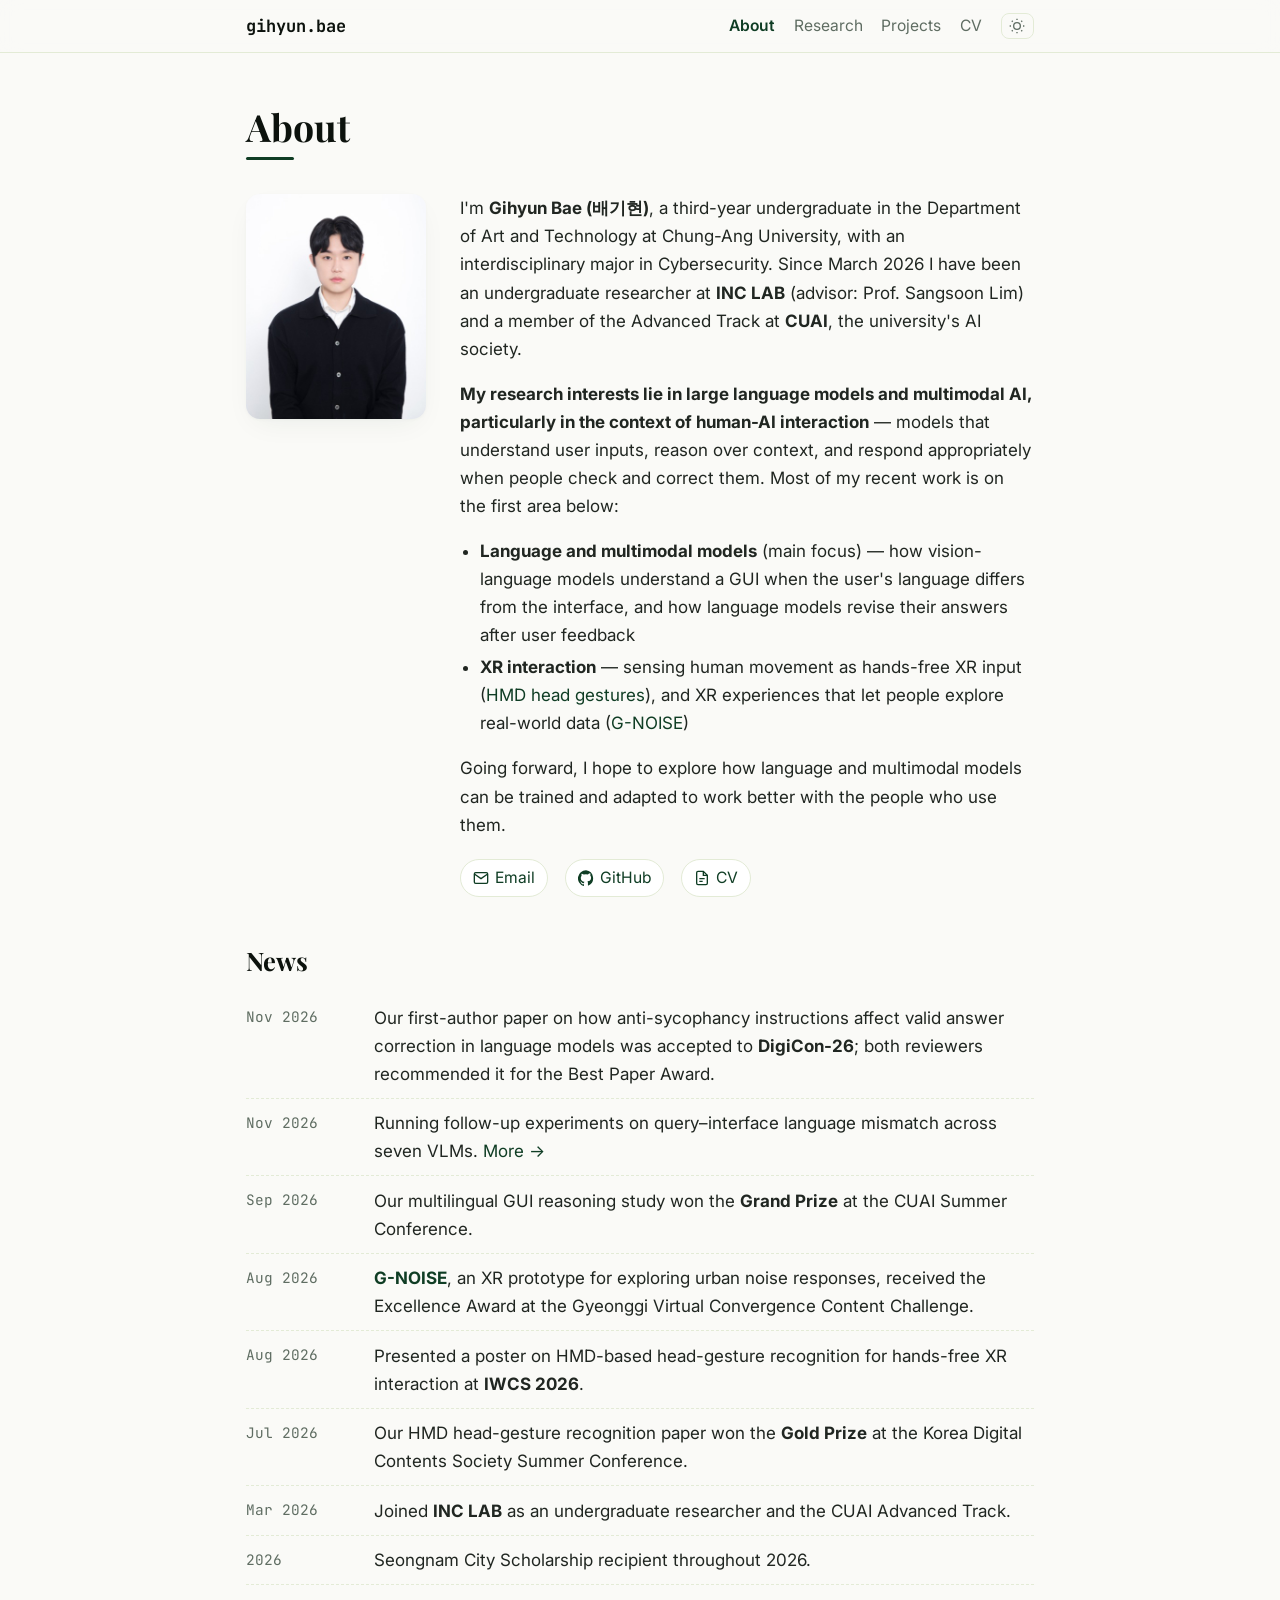
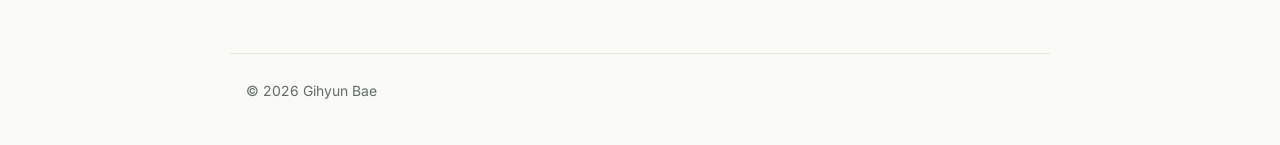
<file: index.html>
<!doctype html>
<html lang="en">
<head>
  <meta charset="utf-8">
  <meta name="viewport" content="width=device-width, initial-scale=1">
  <title>Gihyun Bae</title>
  <meta name="description" content="Gihyun Bae, undergraduate researcher at Chung-Ang University — language and multimodal models, particularly in human-AI interaction, plus XR interaction.">
  <meta property="og:type" content="website">
  <meta property="og:title" content="Gihyun Bae">
  <meta property="og:description" content="Gihyun Bae, undergraduate researcher at Chung-Ang University — language and multimodal models, particularly in human-AI interaction, plus XR interaction.">
  <meta property="og:url" content="https://gongdorib.github.io/">
  <meta property="og:image" content="https://gongdorib.github.io/assets/profile.jpg">
  <link rel="icon" href="data:image/svg+xml,%3Csvg xmlns='http://www.w3.org/2000/svg' viewBox='0 0 64 64'%3E%3Crect width='64' height='64' rx='14' fill='%230f3d24'/%3E%3Ctext x='32' y='43' font-family='Georgia,serif' font-size='30' font-weight='700' fill='%23fafaf7' text-anchor='middle'%3EGB%3C/text%3E%3C/svg%3E">
  <script>try{const t=localStorage.getItem("theme");document.documentElement.classList.toggle("dark",t==="dark"||(!t&&matchMedia("(prefers-color-scheme: dark)").matches));}catch(e){}</script>
  <link rel="preconnect" href="https://fonts.googleapis.com">
  <link rel="preconnect" href="https://fonts.gstatic.com" crossorigin>
  <link href="https://fonts.googleapis.com/css2?family=Inter:wght@400;500;600;700&family=JetBrains+Mono:wght@400;700&family=Playfair+Display:wght@700&display=swap" rel="stylesheet">
  <link rel="stylesheet" href="assets/style.css">
  <script src="assets/theme.js" defer></script>
</head>
<body>
<nav class="nav" aria-label="Main">
  <div class="nav-inner">
    <a class="brand" href="index.html">gihyun.bae</a>
    <ul>
      <li><a href="index.html" class="current" aria-current="page">About</a></li>
      <li><a href="research.html">Research</a></li>
      <li><a href="projects.html">Projects</a></li>
      <li><a href="cv.html">CV</a></li>
      <li><button id="theme-toggle" class="theme-btn" type="button" aria-label="Toggle dark mode">
        <svg class="sun" width="16" height="16" viewBox="0 0 24 24" fill="none" stroke="currentColor" stroke-width="2"><circle cx="12" cy="12" r="5"/><path d="M12 1v2M12 21v2M4.2 4.2l1.4 1.4M18.4 18.4l1.4 1.4M1 12h2M21 12h2M4.2 19.8l1.4-1.4M18.4 5.6l1.4-1.4"/></svg>
        <svg class="moon" width="16" height="16" viewBox="0 0 24 24" fill="none" stroke="currentColor" stroke-width="2"><path d="M21 12.8A9 9 0 1 1 11.2 3 7 7 0 0 0 21 12.8z"/></svg>
      </button></li>
    </ul>
  </div>
</nav>

<main>
  <h1 class="page-title">About</h1>
  <div class="title-line"></div>

  <section class="profile">
    <img src="assets/profile.jpg" alt="Portrait of Gihyun Bae" width="180">
    <div>
      <p>I'm <strong>Gihyun Bae (배기현)</strong>, a third-year undergraduate in the
        Department of Art and Technology at Chung-Ang University,
        with an interdisciplinary major in Cybersecurity. Since March 2026 I have been an undergraduate
        researcher at <strong>INC LAB</strong> (advisor: Prof. Sangsoon Lim) and a member of the
        Advanced Track at <strong>CUAI</strong>, the university's AI society.</p>
      <p><strong>My research interests lie in large language models and multimodal AI, particularly in the context of
        human-AI interaction</strong> — models that understand user inputs, reason over context, and respond appropriately
        when people check and correct them. Most of my recent work is on the first area below:</p>
      <ul class="interests">
        <li><strong>Language and multimodal models</strong> (main focus) — how vision-language models understand a GUI when the
          user's language differs from the interface, and how language models revise their answers after user feedback</li>
        <li><strong>XR interaction</strong> — sensing human movement as hands-free XR input
          (<a href="research.html">HMD head gestures</a>), and XR experiences that let people explore real-world data
          (<a href="projects.html#g-noise">G-NOISE</a>)</li>
      </ul>
      <p>Going forward, I hope to explore how language and multimodal models can be trained and adapted to work better with the people who use them.</p>

      <div class="contact">
        <a href="mailto:bgh0325@cau.ac.kr"><svg viewBox="0 0 24 24" fill="none" stroke="currentColor" stroke-width="2"><rect x="2" y="4" width="20" height="16" rx="2"/><path d="m22 6-10 7L2 6"/></svg>Email</a>
        <a href="https://github.com/gongdoriB"><svg viewBox="0 0 24 24" fill="currentColor"><path d="M12 .5a12 12 0 0 0-3.8 23.4c.6.1.8-.3.8-.6v-2c-3.3.7-4-1.6-4-1.6-.6-1.4-1.4-1.8-1.4-1.8-1-.7.1-.7.1-.7 1.2.1 1.8 1.2 1.8 1.2 1 1.8 2.8 1.3 3.5 1 .1-.8.4-1.3.7-1.6-2.7-.3-5.5-1.3-5.5-6 0-1.2.5-2.3 1.2-3.1-.1-.4-.5-1.6.1-3.2 0 0 1-.3 3.3 1.2a11.5 11.5 0 0 1 6 0C17.3 4.7 18.3 5 18.3 5c.6 1.6.2 2.8.1 3.2.8.8 1.2 1.9 1.2 3.1 0 4.6-2.8 5.6-5.5 5.9.4.4.8 1.1.8 2.2v3.3c0 .3.2.7.8.6A12 12 0 0 0 12 .5z"/></svg>GitHub</a>
        <a href="cv.html"><svg viewBox="0 0 24 24" fill="none" stroke="currentColor" stroke-width="2"><path d="M14 2H6a2 2 0 0 0-2 2v16a2 2 0 0 0 2 2h12a2 2 0 0 0 2-2V8z"/><path d="M14 2v6h6M8 13h8M8 17h5"/></svg>CV</a>
      </div>
    </div>
  </section>

  <h2>News</h2>
  <ul class="news">
    <li><span class="date">Nov 2026</span><span>Our first-author paper on how anti-sycophancy instructions affect valid answer correction in language models was accepted to <strong>DigiCon-26</strong>; both reviewers recommended it for the Best Paper Award.</span></li>
    <li><span class="date">Nov 2026</span><span>Running follow-up experiments on query–interface language mismatch across seven VLMs. <a href="research.html">More →</a></span></li>
    <li><span class="date">Sep 2026</span><span>Our multilingual GUI reasoning study won the <strong>Grand Prize</strong> at the CUAI Summer Conference.</span></li>
    <li><span class="date">Aug 2026</span><span><a href="projects.html#g-noise"><strong>G-NOISE</strong></a>, an XR prototype for exploring urban noise responses, received the Excellence Award at the Gyeonggi Virtual Convergence Content Challenge.</span></li>
    <li><span class="date">Aug 2026</span><span>Presented a poster on HMD-based head-gesture recognition for hands-free XR interaction at <strong>IWCS 2026</strong>.</span></li>
    <li><span class="date">Jul 2026</span><span>Our HMD head-gesture recognition paper won the <strong>Gold Prize</strong> at the Korea Digital Contents Society Summer Conference.</span></li>
    <li><span class="date">Mar 2026</span><span>Joined <strong>INC LAB</strong> as an undergraduate researcher and the CUAI Advanced Track.</span></li>
    <li><span class="date">2026</span><span>Seongnam City Scholarship recipient throughout 2026.</span></li>
  </ul>
</main>

<footer>© <span id="year">2026</span> Gihyun Bae</footer>
</body>
</html>
</file>
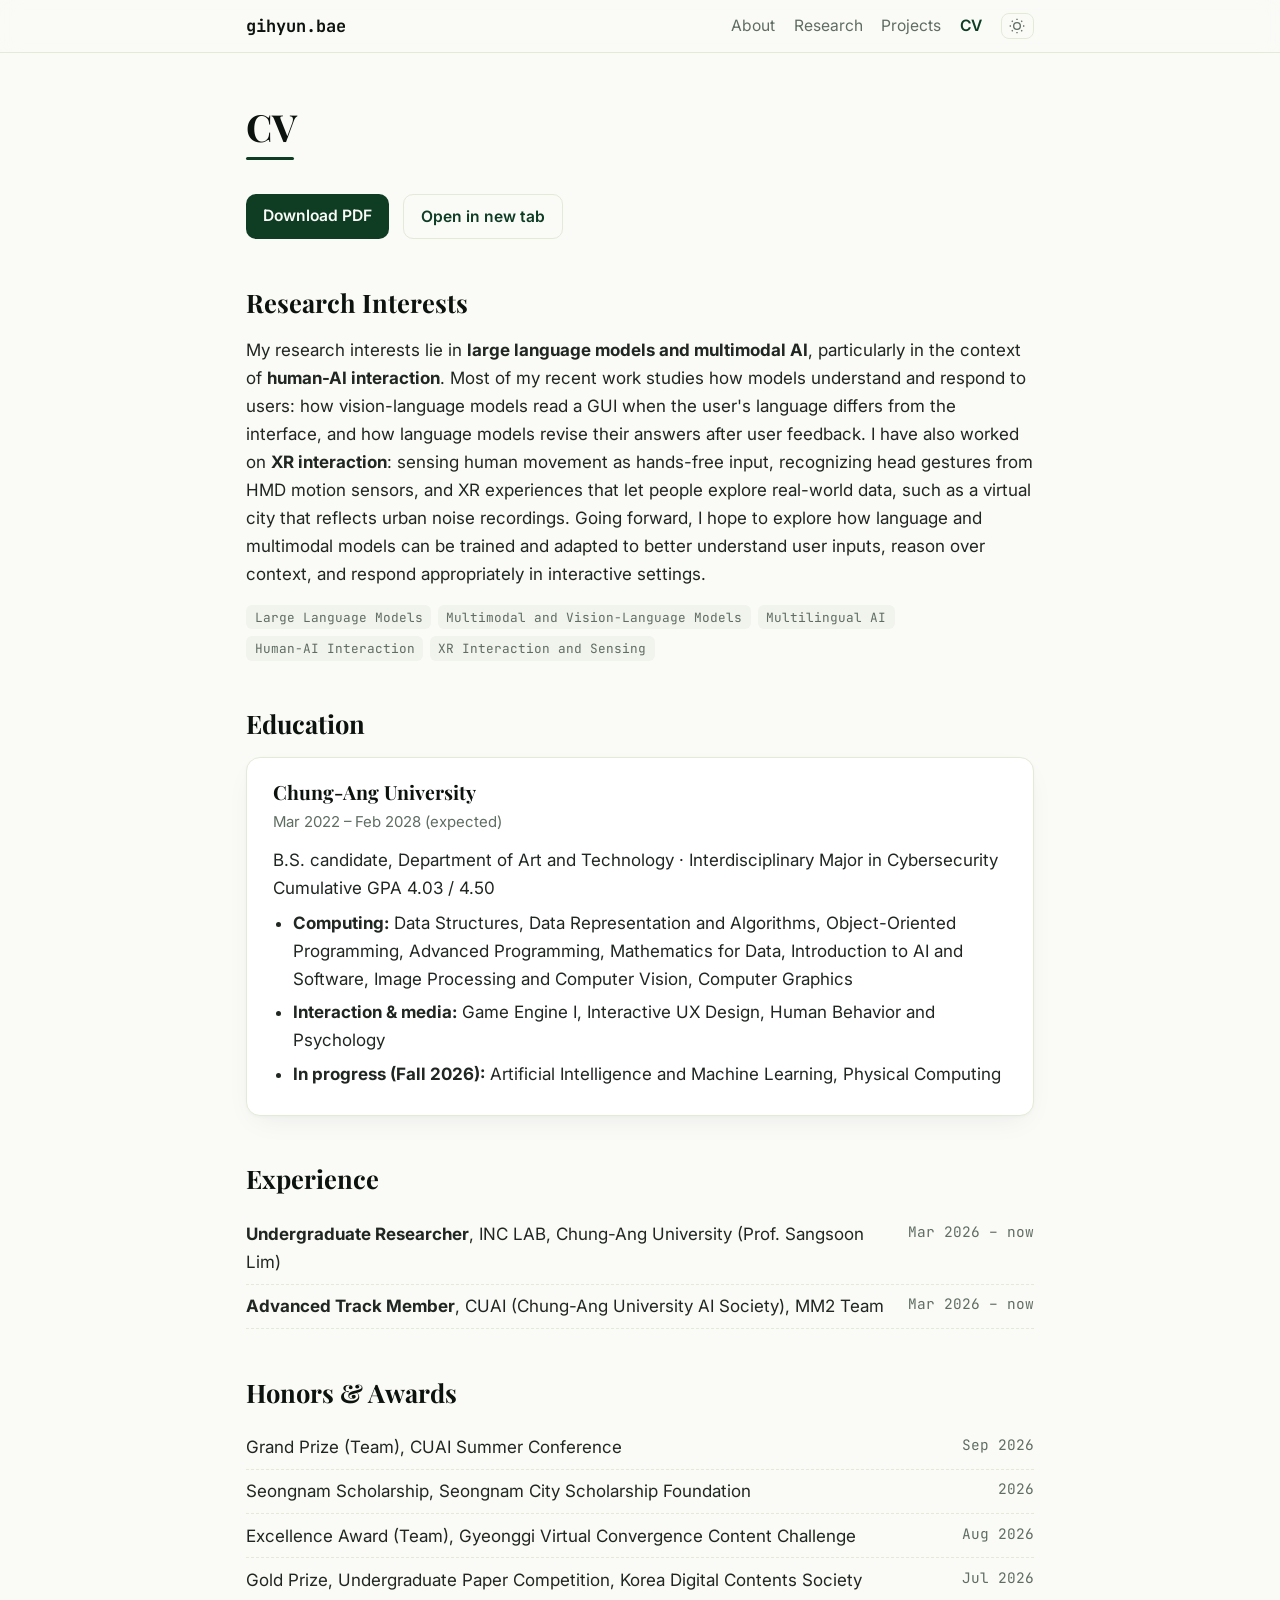
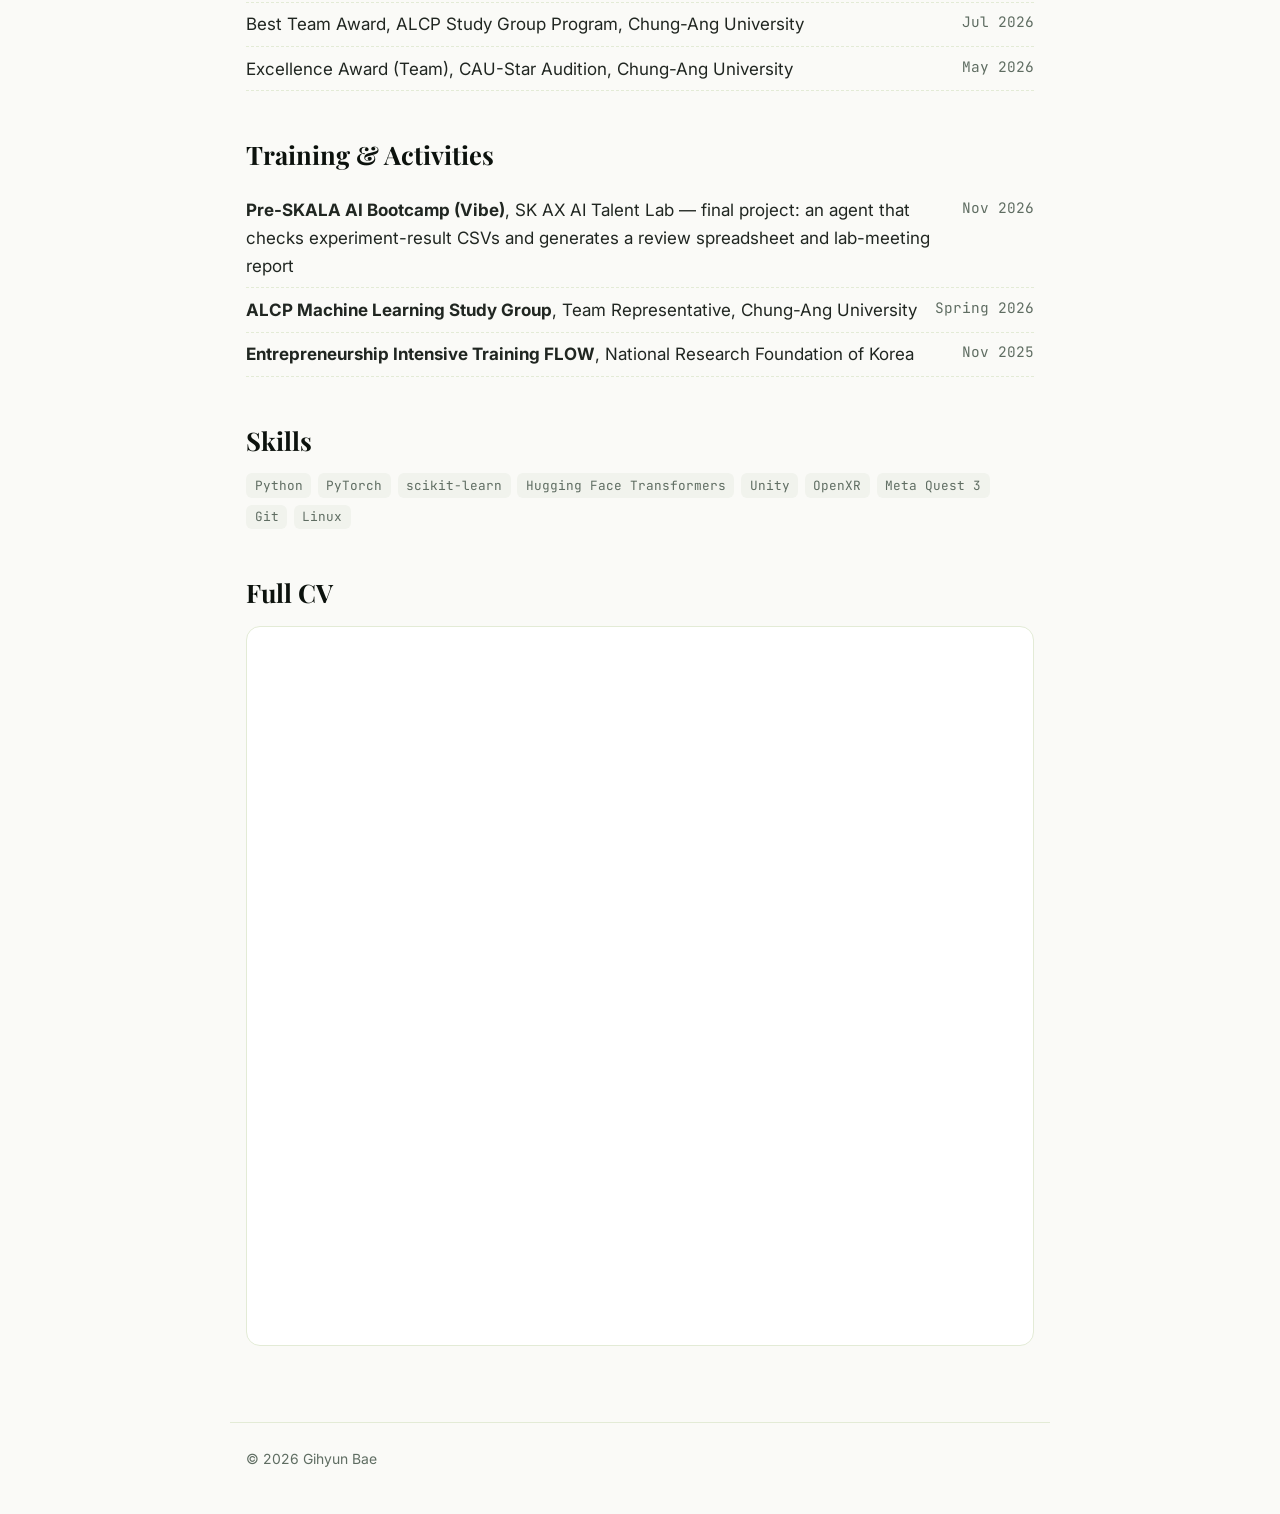
<file: cv.html>
<!doctype html>
<html lang="en">
<head>
  <meta charset="utf-8">
  <meta name="viewport" content="width=device-width, initial-scale=1">
  <title>CV | Gihyun Bae</title>
  <meta name="description" content="Gihyun Bae, undergraduate researcher at Chung-Ang University — language and multimodal models, particularly in human-AI interaction, plus XR interaction.">
  <meta property="og:type" content="website">
  <meta property="og:title" content="CV | Gihyun Bae">
  <meta property="og:description" content="Gihyun Bae, undergraduate researcher at Chung-Ang University — language and multimodal models, particularly in human-AI interaction, plus XR interaction.">
  <meta property="og:url" content="https://gongdorib.github.io/cv.html">
  <meta property="og:image" content="https://gongdorib.github.io/assets/profile.jpg">
  <link rel="icon" href="data:image/svg+xml,%3Csvg xmlns='http://www.w3.org/2000/svg' viewBox='0 0 64 64'%3E%3Crect width='64' height='64' rx='14' fill='%230f3d24'/%3E%3Ctext x='32' y='43' font-family='Georgia,serif' font-size='30' font-weight='700' fill='%23fafaf7' text-anchor='middle'%3EGB%3C/text%3E%3C/svg%3E">
  <script>try{const t=localStorage.getItem("theme");document.documentElement.classList.toggle("dark",t==="dark"||(!t&&matchMedia("(prefers-color-scheme: dark)").matches));}catch(e){}</script>
  <link rel="preconnect" href="https://fonts.googleapis.com">
  <link rel="preconnect" href="https://fonts.gstatic.com" crossorigin>
  <link href="https://fonts.googleapis.com/css2?family=Inter:wght@400;500;600;700&family=JetBrains+Mono:wght@400;700&family=Playfair+Display:wght@700&display=swap" rel="stylesheet">
  <link rel="stylesheet" href="assets/style.css">
  <script src="assets/theme.js" defer></script>
</head>
<body>
<nav class="nav" aria-label="Main">
  <div class="nav-inner">
    <a class="brand" href="index.html">gihyun.bae</a>
    <ul>
      <li><a href="index.html">About</a></li>
      <li><a href="research.html">Research</a></li>
      <li><a href="projects.html">Projects</a></li>
      <li><a href="cv.html" class="current" aria-current="page">CV</a></li>
      <li><button id="theme-toggle" class="theme-btn" type="button" aria-label="Toggle dark mode">
        <svg class="sun" width="16" height="16" viewBox="0 0 24 24" fill="none" stroke="currentColor" stroke-width="2"><circle cx="12" cy="12" r="5"/><path d="M12 1v2M12 21v2M4.2 4.2l1.4 1.4M18.4 18.4l1.4 1.4M1 12h2M21 12h2M4.2 19.8l1.4-1.4M18.4 5.6l1.4-1.4"/></svg>
        <svg class="moon" width="16" height="16" viewBox="0 0 24 24" fill="none" stroke="currentColor" stroke-width="2"><path d="M21 12.8A9 9 0 1 1 11.2 3 7 7 0 0 0 21 12.8z"/></svg>
      </button></li>
    </ul>
  </div>
</nav>

<main>
  <h1 class="page-title">CV</h1>
  <div class="title-line"></div>
  <div class="cv-actions">
    <a class="btn" href="assets/Gihyun_Bae_CV.pdf" download>Download PDF</a>
    <a class="btn ghost" href="assets/Gihyun_Bae_CV.pdf" target="_blank" rel="noopener">Open in new tab</a>
  </div>

  <h2>Research Interests</h2>
  <p>My research interests lie in <strong>large language models and multimodal AI</strong>, particularly in the context of <strong>human-AI interaction</strong>. Most of my recent work studies how models understand and respond to users: how vision-language models read a GUI when the user's language differs from the interface, and how language models revise their answers after user feedback. I have also worked on <strong>XR interaction</strong>: sensing human movement as hands-free input, recognizing head gestures from HMD motion sensors, and XR experiences that let people explore real-world data, such as a virtual city that reflects urban noise recordings. Going forward, I hope to explore how language and multimodal models can be trained and adapted to better understand user inputs, reason over context, and respond appropriately in interactive settings.</p>
  <div class="tags"><span class="tag">Large Language Models</span><span class="tag">Multimodal and Vision-Language Models</span><span class="tag">Multilingual AI</span><span class="tag">Human-AI Interaction</span><span class="tag">XR Interaction and Sensing</span></div>

  <h2>Education</h2>
  <div class="card">
    <h3>Chung-Ang University</h3>
    <div class="meta">Mar 2022 – Feb 2028 (expected)</div>
    B.S. candidate, Department of Art and Technology · Interdisciplinary Major in Cybersecurity<br>
    Cumulative GPA 4.03 / 4.50
    <ul>
      <li><strong>Computing:</strong> Data Structures, Data Representation and Algorithms, Object-Oriented Programming, Advanced Programming, Mathematics for Data, Introduction to AI and Software, Image Processing and Computer Vision, Computer Graphics</li>
      <li><strong>Interaction &amp; media:</strong> Game Engine I, Interactive UX Design, Human Behavior and Psychology</li>
      <li><strong>In progress (Fall 2026):</strong> Artificial Intelligence and Machine Learning, Physical Computing</li>
    </ul>
  </div>

  <h2>Experience</h2>
  <ul class="awards">
    <li><span><strong>Undergraduate Researcher</strong>, INC LAB, Chung-Ang University (Prof. Sangsoon Lim)</span><span class="date">Mar 2026 – now</span></li>
    <li><span><strong>Advanced Track Member</strong>, CUAI (Chung-Ang University AI Society), MM2 Team</span><span class="date">Mar 2026 – now</span></li>
  </ul>

  <h2>Honors &amp; Awards</h2>
  <ul class="awards">
    <li><span>Grand Prize (Team), CUAI Summer Conference</span><span class="date">Sep 2026</span></li>
    <li><span>Seongnam Scholarship, Seongnam City Scholarship Foundation</span><span class="date">2026</span></li>
    <li><span>Excellence Award (Team), Gyeonggi Virtual Convergence Content Challenge</span><span class="date">Aug 2026</span></li>
    <li><span>Gold Prize, Undergraduate Paper Competition, Korea Digital Contents Society</span><span class="date">Jul 2026</span></li>
    <li><span>Best Team Award, ALCP Study Group Program, Chung-Ang University</span><span class="date">Jul 2026</span></li>
    <li><span>Excellence Award (Team), CAU-Star Audition, Chung-Ang University</span><span class="date">May 2026</span></li>
  </ul>

  <h2>Training &amp; Activities</h2>
  <ul class="awards">
    <li><span><strong>Pre-SKALA AI Bootcamp (Vibe)</strong>, SK AX AI Talent Lab — final project: an agent that checks experiment-result CSVs and generates a review spreadsheet and lab-meeting report</span><span class="date">Nov 2026</span></li>
    <li><span><strong>ALCP Machine Learning Study Group</strong>, Team Representative, Chung-Ang University</span><span class="date">Spring 2026</span></li>
    <li><span><strong>Entrepreneurship Intensive Training FLOW</strong>, National Research Foundation of Korea</span><span class="date">Nov 2025</span></li>
  </ul>

  <h2>Skills</h2>
  <div class="tags">
    <span class="tag">Python</span><span class="tag">PyTorch</span><span class="tag">scikit-learn</span><span class="tag">Hugging Face Transformers</span>
    <span class="tag">Unity</span><span class="tag">OpenXR</span><span class="tag">Meta Quest 3</span><span class="tag">Git</span><span class="tag">Linux</span>
  </div>

  <h2>Full CV</h2>
  <iframe class="cv-frame" src="assets/Gihyun_Bae_CV.pdf" title="Gihyun Bae CV (PDF)"></iframe>
</main>

<footer>© <span id="year">2026</span> Gihyun Bae</footer>
</body>
</html>
</file>
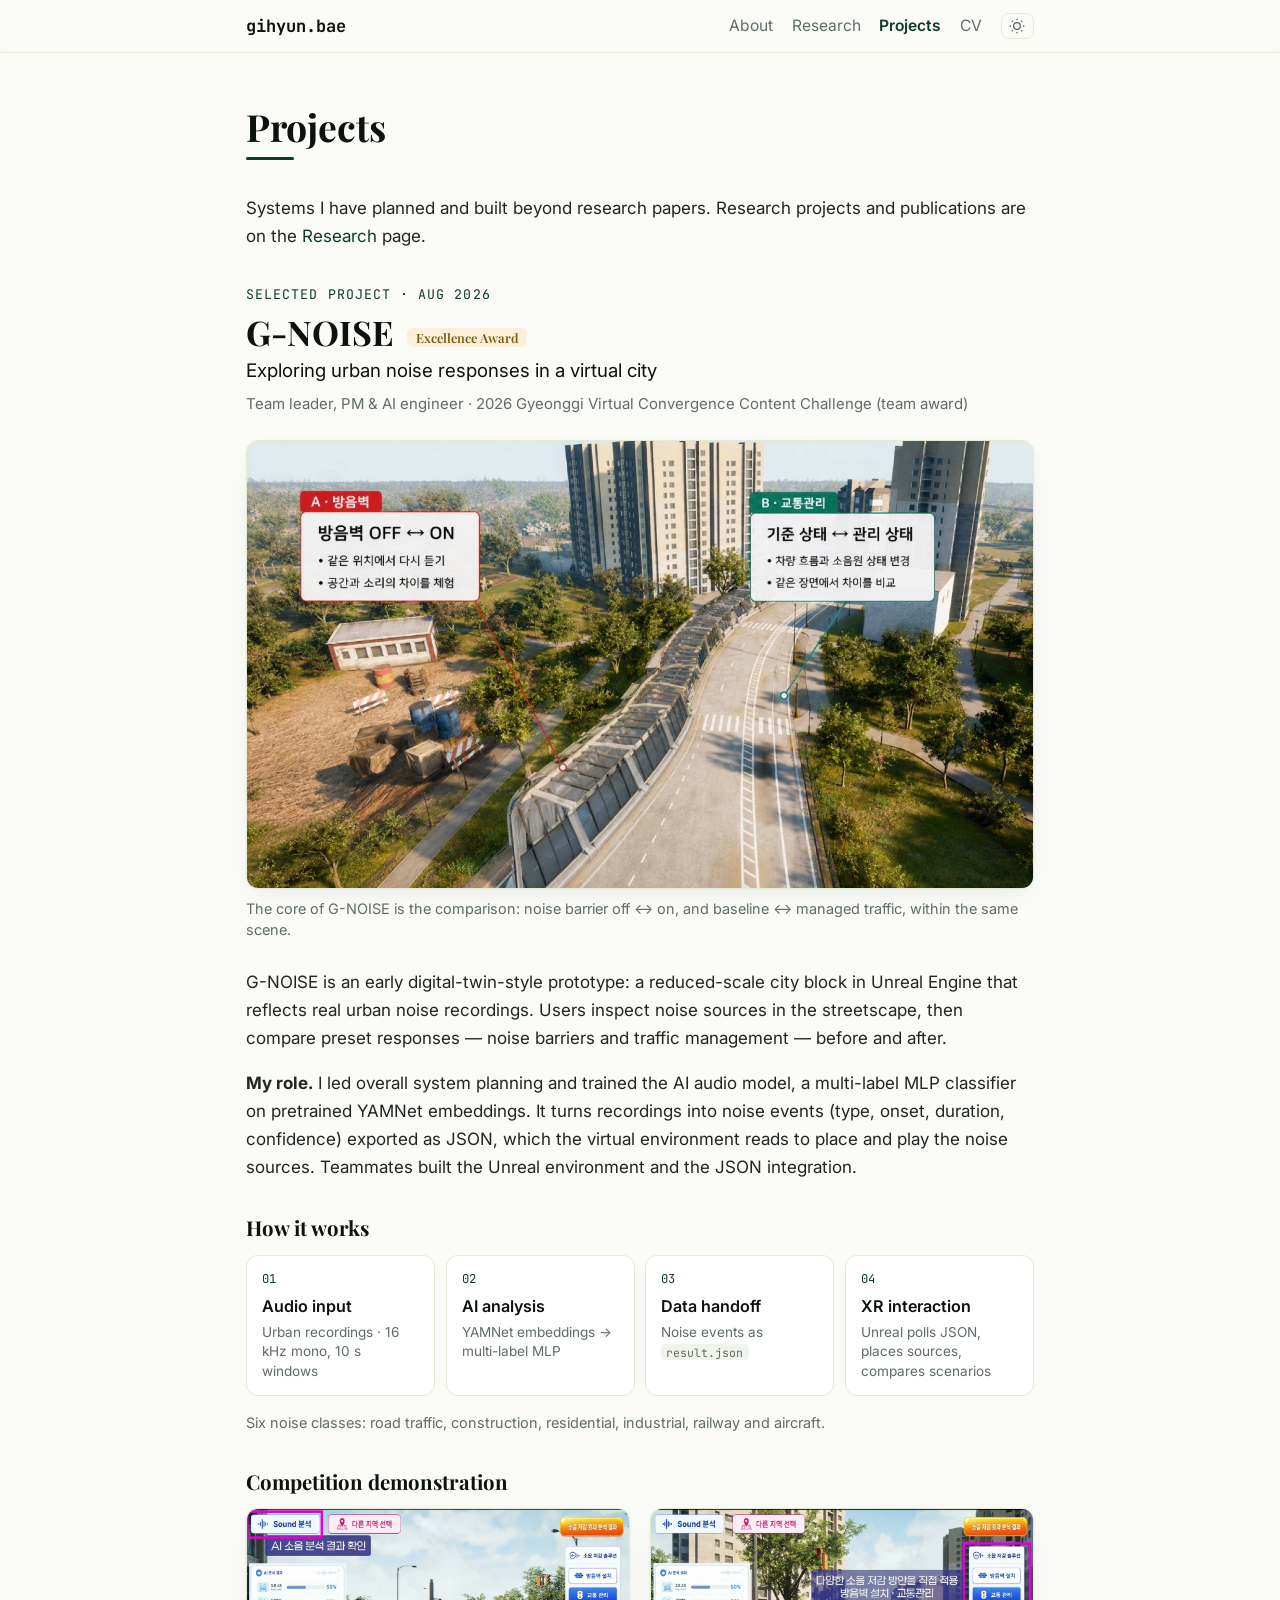
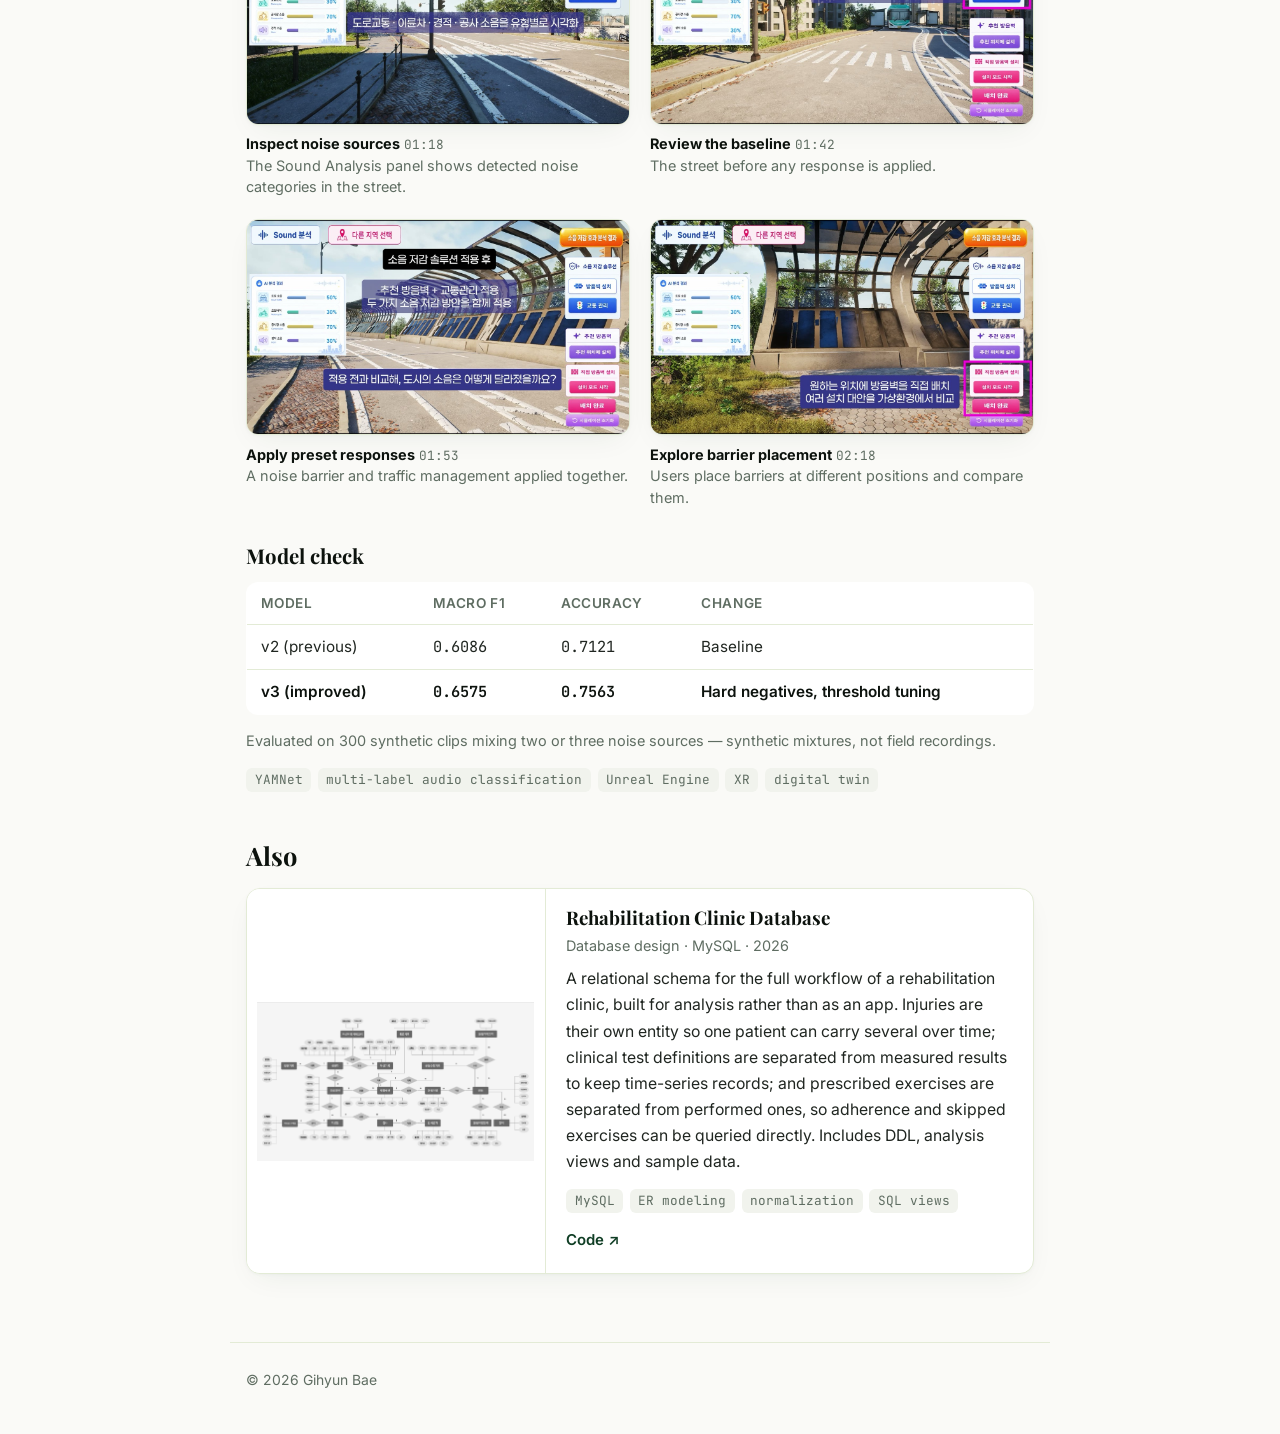
<file: projects.html>
<!doctype html>
<html lang="en">
<head>
  <meta charset="utf-8">
  <meta name="viewport" content="width=device-width, initial-scale=1">
  <title>Projects | Gihyun Bae</title>
  <meta name="description" content="Projects by Gihyun Bae: G-NOISE, an XR prototype for exploring urban noise responses, and a rehabilitation clinic database.">
  <meta property="og:type" content="website">
  <meta property="og:title" content="Projects | Gihyun Bae">
  <meta property="og:description" content="Gihyun Bae, undergraduate researcher at Chung-Ang University — language and multimodal models, particularly in human-AI interaction, plus XR interaction.">
  <meta property="og:url" content="https://gongdorib.github.io/projects.html">
  <meta property="og:image" content="https://gongdorib.github.io/assets/profile.jpg">
  <link rel="icon" href="data:image/svg+xml,%3Csvg xmlns='http://www.w3.org/2000/svg' viewBox='0 0 64 64'%3E%3Crect width='64' height='64' rx='14' fill='%230f3d24'/%3E%3Ctext x='32' y='43' font-family='Georgia,serif' font-size='30' font-weight='700' fill='%23fafaf7' text-anchor='middle'%3EGB%3C/text%3E%3C/svg%3E">
  <script>try{const t=localStorage.getItem("theme");document.documentElement.classList.toggle("dark",t==="dark"||(!t&&matchMedia("(prefers-color-scheme: dark)").matches));}catch(e){}</script>
  <link rel="preconnect" href="https://fonts.googleapis.com">
  <link rel="preconnect" href="https://fonts.gstatic.com" crossorigin>
  <link href="https://fonts.googleapis.com/css2?family=Inter:wght@400;500;600;700&family=JetBrains+Mono:wght@400;700&family=Playfair+Display:wght@700&display=swap" rel="stylesheet">
  <link rel="stylesheet" href="assets/style.css">
  <script src="assets/theme.js" defer></script>
</head>
<body>
<nav class="nav" aria-label="Main">
  <div class="nav-inner">
    <a class="brand" href="index.html">gihyun.bae</a>
    <ul>
      <li><a href="index.html">About</a></li>
      <li><a href="research.html">Research</a></li>
      <li><a href="projects.html" class="current" aria-current="page">Projects</a></li>
      <li><a href="cv.html">CV</a></li>
      <li><button id="theme-toggle" class="theme-btn" type="button" aria-label="Toggle dark mode">
        <svg class="sun" width="16" height="16" viewBox="0 0 24 24" fill="none" stroke="currentColor" stroke-width="2"><circle cx="12" cy="12" r="5"/><path d="M12 1v2M12 21v2M4.2 4.2l1.4 1.4M18.4 18.4l1.4 1.4M1 12h2M21 12h2M4.2 19.8l1.4-1.4M18.4 5.6l1.4-1.4"/></svg>
        <svg class="moon" width="16" height="16" viewBox="0 0 24 24" fill="none" stroke="currentColor" stroke-width="2"><path d="M21 12.8A9 9 0 1 1 11.2 3 7 7 0 0 0 21 12.8z"/></svg>
      </button></li>
    </ul>
  </div>
</nav>

<main>
  <h1 class="page-title">Projects</h1>
  <div class="title-line"></div>
  <p>Systems I have planned and built beyond research papers. Research projects and publications are on the <a href="research.html">Research</a> page.</p>

  <!-- G-NOISE -->
  <article class="feature" id="g-noise">
    <div class="eyebrow">Selected project · Aug 2026</div>
    <h2 class="feature-title">G-NOISE <span class="badge">Excellence Award</span></h2>
    <p class="feature-sub">Exploring urban noise responses in a virtual city</p>
    <div class="meta">Team leader, PM &amp; AI engineer · 2026 Gyeonggi Virtual Convergence Content Challenge (team award)</div>

    <figure class="hero-shot">
      <img src="assets/projects/gnoise_compare.jpg" alt="Aerial view of the G-NOISE virtual city block, comparing a noise barrier on/off and baseline versus managed traffic" loading="lazy">
      <figcaption>The core of G-NOISE is the comparison: noise barrier off ↔ on, and baseline ↔ managed traffic, within the same scene.</figcaption>
    </figure>

    <p>G-NOISE is an early digital-twin-style prototype: a reduced-scale city block in Unreal Engine that reflects real urban noise recordings. Users inspect noise sources in the streetscape, then compare preset responses — noise barriers and traffic management — before and after.</p>
    <p><strong>My role.</strong> I led overall system planning and trained the AI audio model, a multi-label MLP classifier on pretrained YAMNet embeddings. It turns recordings into noise events (type, onset, duration, confidence) exported as JSON, which the virtual environment reads to place and play the noise sources. Teammates built the Unreal environment and the JSON integration.</p>

    <h3 class="sub-h">How it works</h3>
    <ol class="flow">
      <li><span class="step">Audio input</span><span class="detail">Urban recordings · 16 kHz mono, 10 s windows</span></li>
      <li><span class="step">AI analysis</span><span class="detail">YAMNet embeddings → multi-label MLP</span></li>
      <li><span class="step">Data handoff</span><span class="detail">Noise events as <code>result.json</code></span></li>
      <li><span class="step">XR interaction</span><span class="detail">Unreal polls JSON, places sources, compares scenarios</span></li>
    </ol>
    <p class="note">Six noise classes: road traffic, construction, residential, industrial, railway and aircraft.</p>

    <h3 class="sub-h">Competition demonstration</h3>
    <div class="gallery">
      <figure><img src="assets/projects/gnoise_78.jpg" alt="Sound Analysis panel showing detected noise categories in the virtual street" loading="lazy"><figcaption><strong>Inspect noise sources</strong> <span class="ts">01:18</span><br>The Sound Analysis panel shows detected noise categories in the street.</figcaption></figure>
      <figure><img src="assets/projects/gnoise_102.jpg" alt="Street before any noise response is applied" loading="lazy"><figcaption><strong>Review the baseline</strong> <span class="ts">01:42</span><br>The street before any response is applied.</figcaption></figure>
      <figure><img src="assets/projects/gnoise_113.jpg" alt="Noise barrier and traffic management applied together" loading="lazy"><figcaption><strong>Apply preset responses</strong> <span class="ts">01:53</span><br>A noise barrier and traffic management applied together.</figcaption></figure>
      <figure><img src="assets/projects/gnoise_138.jpg" alt="User placing noise barriers at different positions" loading="lazy"><figcaption><strong>Explore barrier placement</strong> <span class="ts">02:18</span><br>Users place barriers at different positions and compare them.</figcaption></figure>
    </div>

    <h3 class="sub-h">Model check</h3>
    <div class="table-wrap">
      <table class="metrics">
        <thead><tr><th>Model</th><th>Macro F1</th><th>Accuracy</th><th>Change</th></tr></thead>
        <tbody>
          <tr><td>v2 (previous)</td><td>0.6086</td><td>0.7121</td><td>Baseline</td></tr>
          <tr class="best"><td>v3 (improved)</td><td>0.6575</td><td>0.7563</td><td>Hard negatives, threshold tuning</td></tr>
        </tbody>
      </table>
    </div>
    <p class="note">Evaluated on 300 synthetic clips mixing two or three noise sources — synthetic mixtures, not field recordings.</p>

    <div class="tags"><span class="tag">YAMNet</span><span class="tag">multi-label audio classification</span><span class="tag">Unreal Engine</span><span class="tag">XR</span><span class="tag">digital twin</span></div>
  </article>

  <h2>Also</h2>
  <article class="proj proj-row">
    <a class="proj-thumb" href="https://github.com/gongdoriB/rehabilitation-clinic-db"><img src="assets/projects/rehab_erd.png" alt="Conceptual ERD of the rehabilitation clinic database" loading="lazy"></a>
    <div class="proj-body">
      <h3>Rehabilitation Clinic Database</h3>
      <div class="meta">Database design · MySQL · 2026</div>
      <p>A relational schema for the full workflow of a rehabilitation clinic, built for analysis rather than as an app. Injuries are their own entity so one patient can carry several over time; clinical test definitions are separated from measured results to keep time-series records; and prescribed exercises are separated from performed ones, so adherence and skipped exercises can be queried directly. Includes DDL, analysis views and sample data.</p>
      <div class="tags"><span class="tag">MySQL</span><span class="tag">ER modeling</span><span class="tag">normalization</span><span class="tag">SQL views</span></div>
      <div class="proj-links"><a href="https://github.com/gongdoriB/rehabilitation-clinic-db">Code ↗</a></div>
    </div>
  </article>
</main>

<footer>© <span id="year">2026</span> Gihyun Bae</footer>
</body>
</html>
</file>
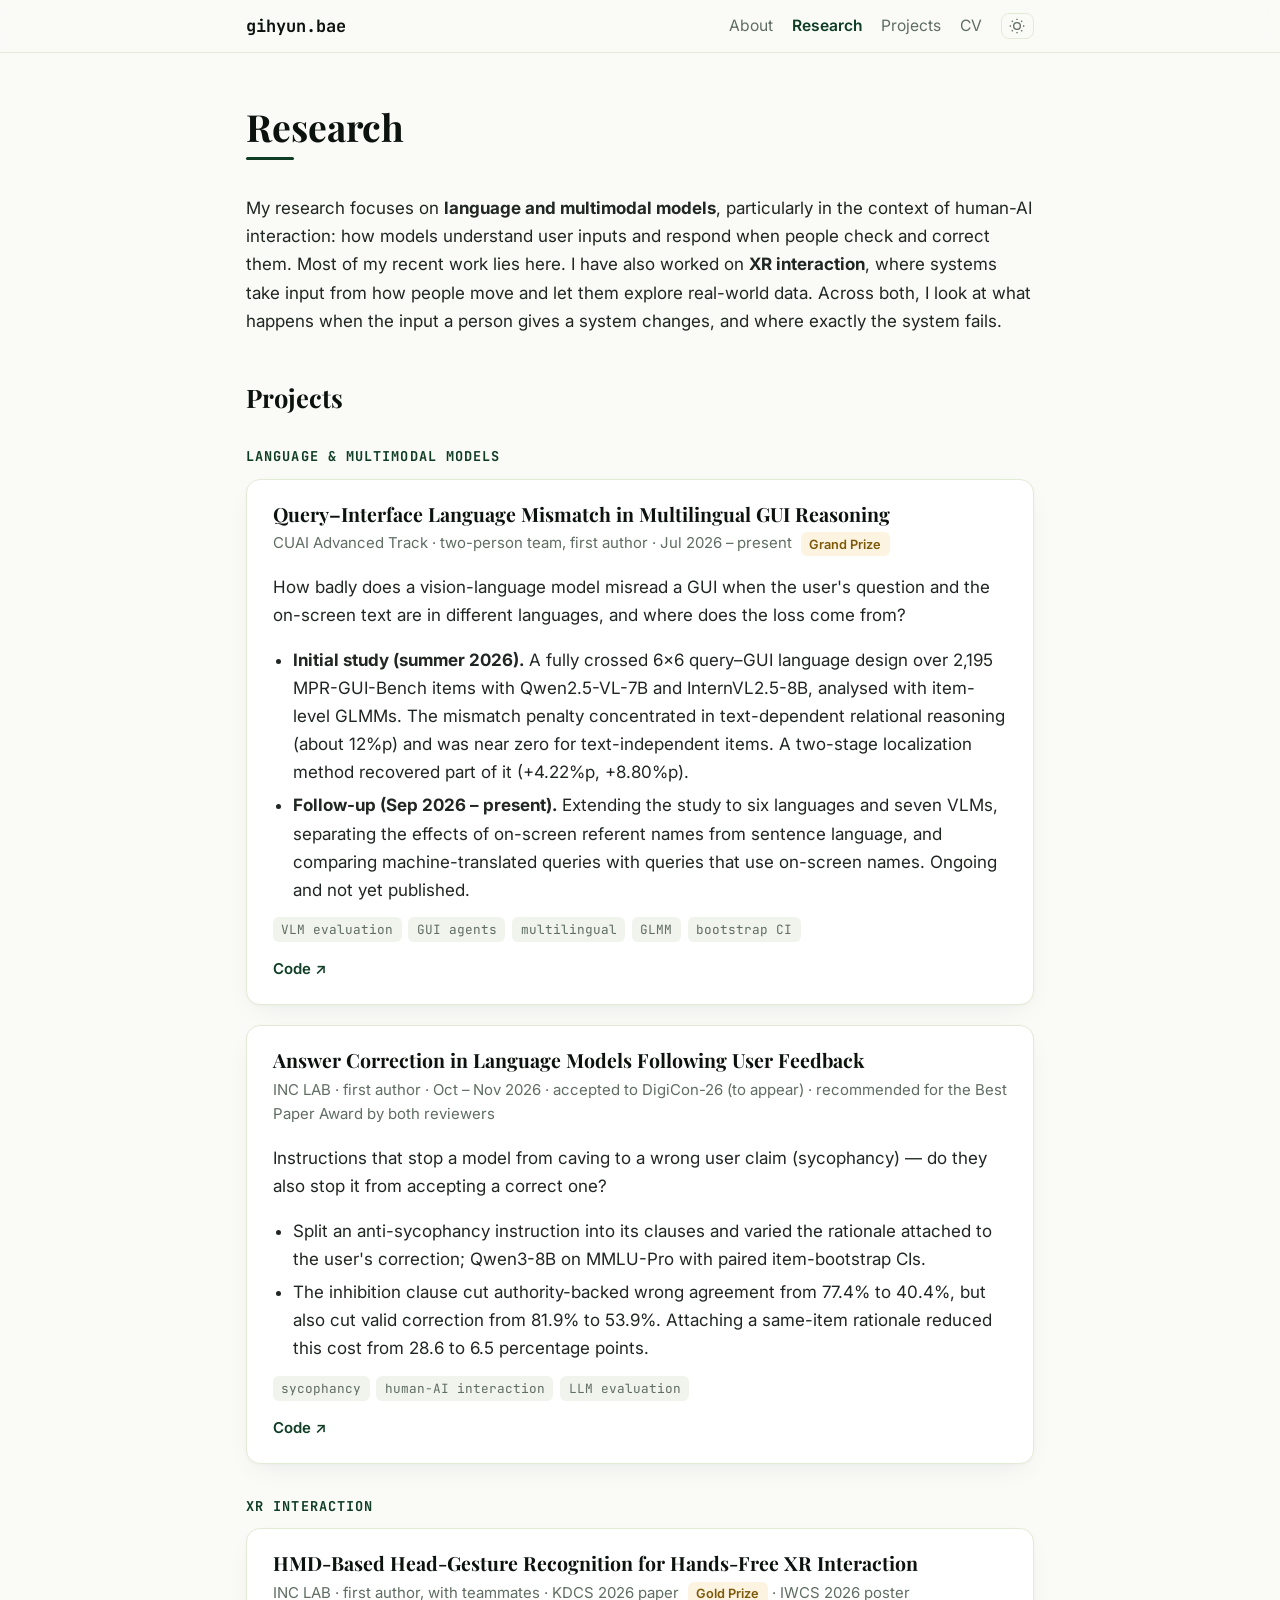
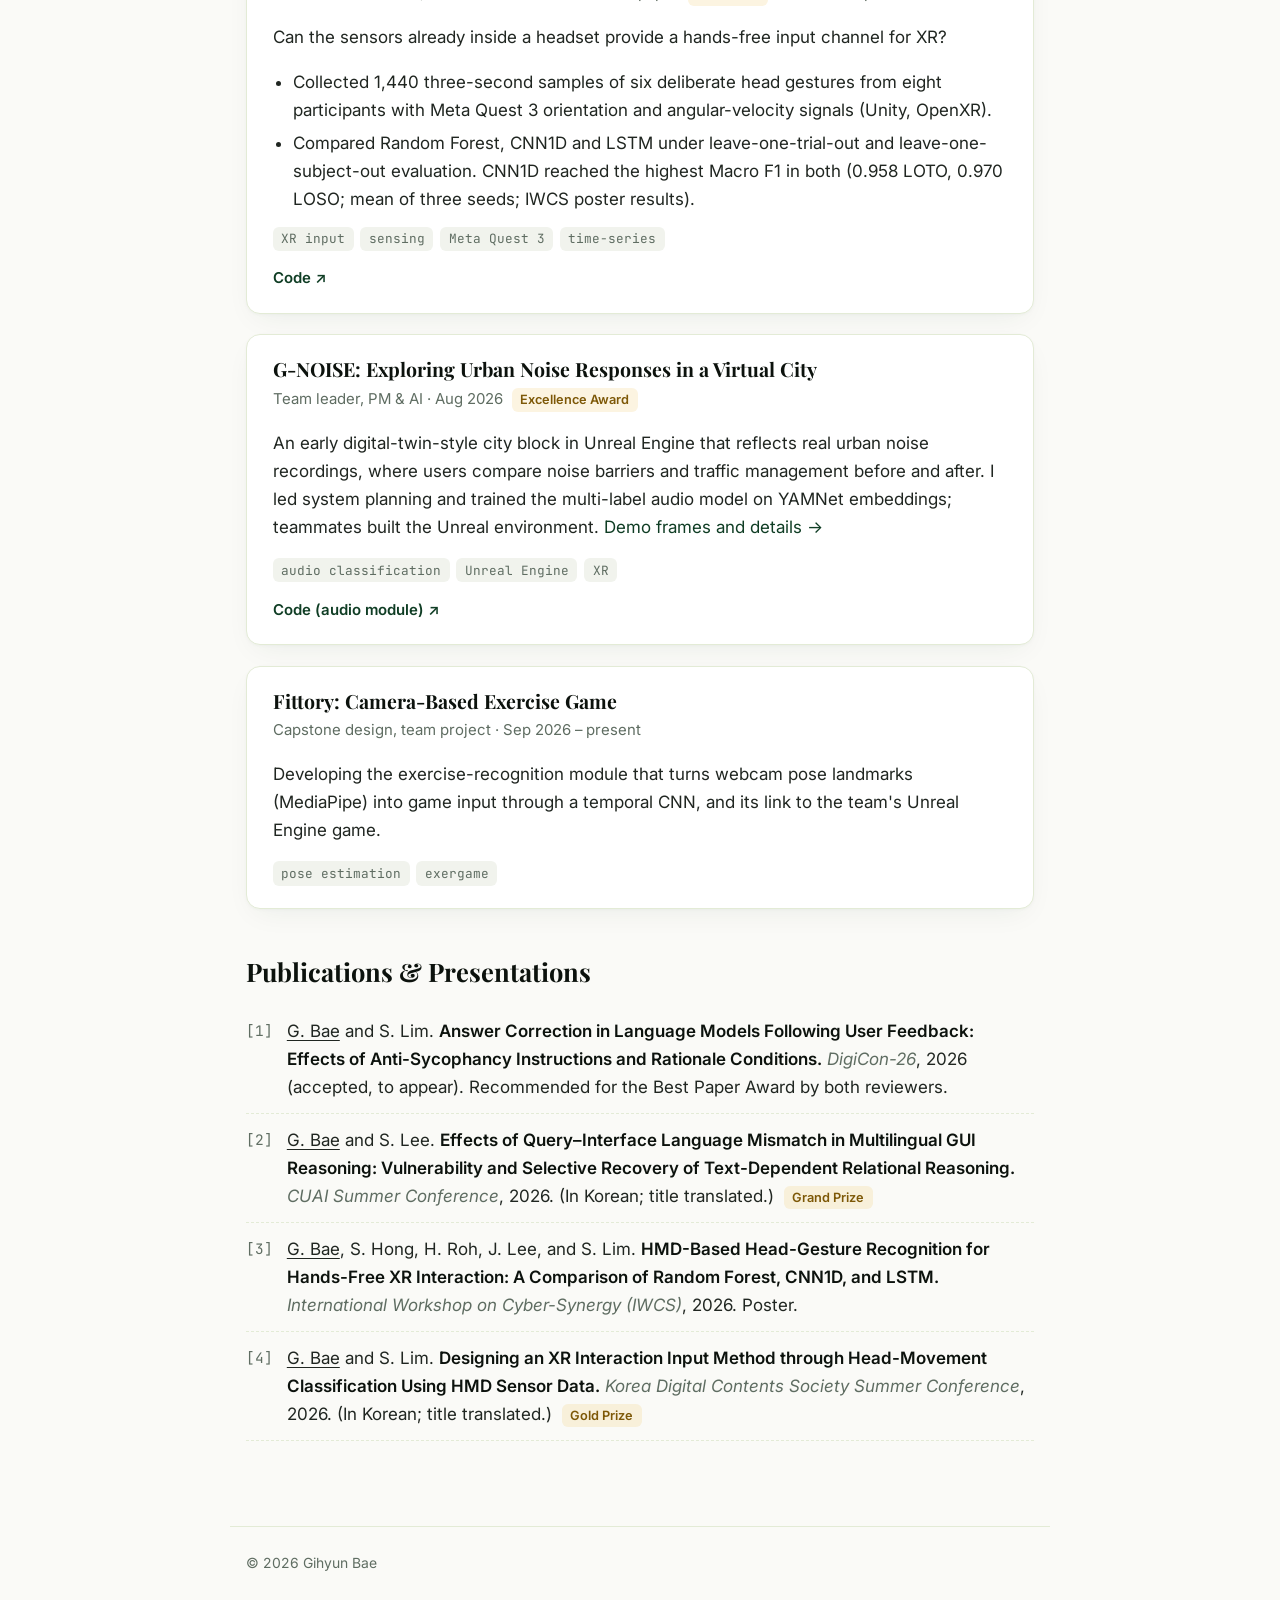
<file: research.html>
<!doctype html>
<html lang="en">
<head>
  <meta charset="utf-8">
  <meta name="viewport" content="width=device-width, initial-scale=1">
  <title>Research | Gihyun Bae</title>
  <meta name="description" content="Gihyun Bae, undergraduate researcher at Chung-Ang University — language and multimodal models, particularly in human-AI interaction, plus XR interaction.">
  <meta property="og:type" content="website">
  <meta property="og:title" content="Research | Gihyun Bae">
  <meta property="og:description" content="Gihyun Bae, undergraduate researcher at Chung-Ang University — language and multimodal models, particularly in human-AI interaction, plus XR interaction.">
  <meta property="og:url" content="https://gongdorib.github.io/research.html">
  <meta property="og:image" content="https://gongdorib.github.io/assets/profile.jpg">
  <link rel="icon" href="data:image/svg+xml,%3Csvg xmlns='http://www.w3.org/2000/svg' viewBox='0 0 64 64'%3E%3Crect width='64' height='64' rx='14' fill='%230f3d24'/%3E%3Ctext x='32' y='43' font-family='Georgia,serif' font-size='30' font-weight='700' fill='%23fafaf7' text-anchor='middle'%3EGB%3C/text%3E%3C/svg%3E">
  <script>try{const t=localStorage.getItem("theme");document.documentElement.classList.toggle("dark",t==="dark"||(!t&&matchMedia("(prefers-color-scheme: dark)").matches));}catch(e){}</script>
  <link rel="preconnect" href="https://fonts.googleapis.com">
  <link rel="preconnect" href="https://fonts.gstatic.com" crossorigin>
  <link href="https://fonts.googleapis.com/css2?family=Inter:wght@400;500;600;700&family=JetBrains+Mono:wght@400;700&family=Playfair+Display:wght@700&display=swap" rel="stylesheet">
  <link rel="stylesheet" href="assets/style.css">
  <script src="assets/theme.js" defer></script>
</head>
<body>
<nav class="nav" aria-label="Main">
  <div class="nav-inner">
    <a class="brand" href="index.html">gihyun.bae</a>
    <ul>
      <li><a href="index.html">About</a></li>
      <li><a href="research.html" class="current" aria-current="page">Research</a></li>
      <li><a href="projects.html">Projects</a></li>
      <li><a href="cv.html">CV</a></li>
      <li><button id="theme-toggle" class="theme-btn" type="button" aria-label="Toggle dark mode">
        <svg class="sun" width="16" height="16" viewBox="0 0 24 24" fill="none" stroke="currentColor" stroke-width="2"><circle cx="12" cy="12" r="5"/><path d="M12 1v2M12 21v2M4.2 4.2l1.4 1.4M18.4 18.4l1.4 1.4M1 12h2M21 12h2M4.2 19.8l1.4-1.4M18.4 5.6l1.4-1.4"/></svg>
        <svg class="moon" width="16" height="16" viewBox="0 0 24 24" fill="none" stroke="currentColor" stroke-width="2"><path d="M21 12.8A9 9 0 1 1 11.2 3 7 7 0 0 0 21 12.8z"/></svg>
      </button></li>
    </ul>
  </div>
</nav>

<main>
  <h1 class="page-title">Research</h1>
  <div class="title-line"></div>
  <p>My research focuses on <strong>language and multimodal models</strong>, particularly in the context of human-AI interaction: how models understand user inputs and respond when people check and correct them. Most of my recent work lies here. I have also worked on <strong>XR interaction</strong>, where systems take input from how people move and let them explore real-world data. Across both, I look at what happens when the input a person gives a system changes, and where exactly the system fails.</p>

  <h2>Projects</h2>

  <h3 class="group-h">Language &amp; Multimodal Models</h3>

  <article class="card">
    <h3>Query–Interface Language Mismatch in Multilingual GUI Reasoning</h3>
    <div class="meta">CUAI Advanced Track · two-person team, first author · Jul 2026 – present <span class="badge">Grand Prize</span></div>
    <p>How badly does a vision-language model misread a GUI when the user's question and the on-screen text are in different languages, and where does the loss come from?</p>
    <ul>
      <li><strong>Initial study (summer 2026).</strong> A fully crossed 6×6 query–GUI language design over 2,195 MPR-GUI-Bench items with Qwen2.5-VL-7B and InternVL2.5-8B, analysed with item-level GLMMs. The mismatch penalty concentrated in text-dependent relational reasoning (about 12%p) and was near zero for text-independent items. A two-stage localization method recovered part of it (+4.22%p, +8.80%p).</li>
      <li><strong>Follow-up (Sep 2026 – present).</strong> Extending the study to six languages and seven VLMs, separating the effects of on-screen referent names from sentence language, and comparing machine-translated queries with queries that use on-screen names. Ongoing and not yet published.</li>
    </ul>
    <div class="tags"><span class="tag">VLM evaluation</span><span class="tag">GUI agents</span><span class="tag">multilingual</span><span class="tag">GLMM</span><span class="tag">bootstrap CI</span></div>
    <div class="proj-links"><a href="https://github.com/gongdoriB/mpr-gui-crosslocale">Code ↗</a></div>
  </article>

  <article class="card">
    <h3>Answer Correction in Language Models Following User Feedback</h3>
    <div class="meta">INC LAB · first author · Oct – Nov 2026 · accepted to DigiCon-26 (to appear) · recommended for the Best Paper Award by both reviewers</div>
    <p>Instructions that stop a model from caving to a wrong user claim (sycophancy) — do they also stop it from accepting a correct one?</p>
    <ul>
      <li>Split an anti-sycophancy instruction into its clauses and varied the rationale attached to the user's correction; Qwen3-8B on MMLU-Pro with paired item-bootstrap CIs.</li>
      <li>The inhibition clause cut authority-backed wrong agreement from 77.4% to 40.4%, but also cut valid correction from 81.9% to 53.9%. Attaching a same-item rationale reduced this cost from 28.6 to 6.5 percentage points.</li>
    </ul>
    <div class="tags"><span class="tag">sycophancy</span><span class="tag">human-AI interaction</span><span class="tag">LLM evaluation</span></div>
    <div class="proj-links"><a href="https://github.com/gongdoriB/answer-correction-feedback">Code ↗</a></div>
  </article>

  <h3 class="group-h">XR Interaction</h3>

  <article class="card">
    <h3>HMD-Based Head-Gesture Recognition for Hands-Free XR Interaction</h3>
    <div class="meta">INC LAB · first author, with teammates · KDCS 2026 paper <span class="badge">Gold Prize</span> · IWCS 2026 poster</div>
    <p>Can the sensors already inside a headset provide a hands-free input channel for XR?</p>
    <ul>
      <li>Collected 1,440 three-second samples of six deliberate head gestures from eight participants with Meta Quest 3 orientation and angular-velocity signals (Unity, OpenXR).</li>
      <li>Compared Random Forest, CNN1D and LSTM under leave-one-trial-out and leave-one-subject-out evaluation. CNN1D reached the highest Macro F1 in both (0.958 LOTO, 0.970 LOSO; mean of three seeds; IWCS poster results).</li>
    </ul>
    <div class="tags"><span class="tag">XR input</span><span class="tag">sensing</span><span class="tag">Meta Quest 3</span><span class="tag">time-series</span></div>
    <div class="proj-links"><a href="https://github.com/gongdoriB/hmd-head-gesture">Code ↗</a></div>
  </article>

  <article class="card">
    <h3>G-NOISE: Exploring Urban Noise Responses in a Virtual City</h3>
    <div class="meta">Team leader, PM &amp; AI · Aug 2026 <span class="badge">Excellence Award</span></div>
    <p>An early digital-twin-style city block in Unreal Engine that reflects real urban noise recordings, where users compare noise barriers and traffic management before and after. I led system planning and trained the multi-label audio model on YAMNet embeddings; teammates built the Unreal environment. <a href="projects.html#g-noise">Demo frames and details →</a></p>
    <div class="tags"><span class="tag">audio classification</span><span class="tag">Unreal Engine</span><span class="tag">XR</span></div>
    <div class="proj-links"><a href="https://github.com/gongdoriB/gnoise-ai">Code (audio module) ↗</a></div>
  </article>

  <article class="card">
    <h3>Fittory: Camera-Based Exercise Game</h3>
    <div class="meta">Capstone design, team project · Sep 2026 – present</div>
    <p>Developing the exercise-recognition module that turns webcam pose landmarks (MediaPipe) into game input through a temporal CNN, and its link to the team's Unreal Engine game.</p>
    <div class="tags"><span class="tag">pose estimation</span><span class="tag">exergame</span></div>
  </article>

  <h2>Publications &amp; Presentations</h2>
  <ol class="pubs">
    <li><span class="me">G. Bae</span> and S. Lim. <span class="ptitle">Answer Correction in Language Models Following User Feedback: Effects of Anti-Sycophancy Instructions and Rationale Conditions.</span> <span class="venue">DigiCon-26</span>, 2026 (accepted, to appear). Recommended for the Best Paper Award by both reviewers.</li>
    <li><span class="me">G. Bae</span> and S. Lee. <span class="ptitle">Effects of Query–Interface Language Mismatch in Multilingual GUI Reasoning: Vulnerability and Selective Recovery of Text-Dependent Relational Reasoning.</span> <span class="venue">CUAI Summer Conference</span>, 2026. (In Korean; title translated.) <span class="badge">Grand Prize</span></li>
    <li><span class="me">G. Bae</span>, S. Hong, H. Roh, J. Lee, and S. Lim. <span class="ptitle">HMD-Based Head-Gesture Recognition for Hands-Free XR Interaction: A Comparison of Random Forest, CNN1D, and LSTM.</span> <span class="venue">International Workshop on Cyber-Synergy (IWCS)</span>, 2026. Poster.</li>
    <li><span class="me">G. Bae</span> and S. Lim. <span class="ptitle">Designing an XR Interaction Input Method through Head-Movement Classification Using HMD Sensor Data.</span> <span class="venue">Korea Digital Contents Society Summer Conference</span>, 2026. (In Korean; title translated.) <span class="badge">Gold Prize</span></li>
  </ol>
</main>

<footer>© <span id="year">2026</span> Gihyun Bae</footer>
</body>
</html>
</file>
<file: assets/style.css>
:root {
  --bg: #fafaf7; --bg-card: #ffffff;
  --text: #202621; --title: #0c120d; --muted: #5f6d62;
  --accent: #0f3d24; --accent-hover: #072213;
  --border: #e3ebd6; --nav-bg: rgba(250,250,247,.85);
  --shadow: 0 10px 30px -10px rgba(15,61,36,.08), 0 1px 3px rgba(15,61,36,.03);
  --badge-text: #7d5807; --badge-bg: rgba(229,160,13,.12);
  --tag-bg: #f1f3ed;
}
html.dark {
  color-scheme: dark;
  --bg: #1c1c1e; --bg-card: #242426;
  --text: #e5e5e7; --title: #f5f5f7; --muted: #a2a2a8;
  --accent: #2ea46b; --accent-hover: #52b788;
  --border: #333336; --nav-bg: rgba(28,28,30,.85);
  --shadow: 0 10px 30px -10px rgba(0,0,0,.5), 0 1px 3px rgba(0,0,0,.1);
  --badge-text: #f2b733; --badge-bg: rgba(229,160,13,.18);
  --tag-bg: #2c2c2f;
}
* { box-sizing: border-box; }
html { font-family: "Inter", -apple-system, "Apple SD Gothic Neo", "Segoe UI", sans-serif; font-size: 15px; scroll-behavior: smooth; }
@media (min-width: 600px) { html { font-size: 17px; } }
body { margin: 0; background: var(--bg); color: var(--text); line-height: 1.65; transition: background-color .3s, color .3s; }
a { color: var(--accent); text-decoration: none; }
a:hover { color: var(--accent-hover); text-decoration: underline; }
h1, h2, h3 { font-family: "Playfair Display", Georgia, serif; color: var(--title); line-height: 1.25; }
.mono { font-family: "JetBrains Mono", Menlo, monospace; }

/* nav */
.nav { position: sticky; top: 0; z-index: 10; background: var(--nav-bg); backdrop-filter: blur(10px); border-bottom: 1px solid var(--border); }
.nav-inner { max-width: 820px; margin: 0 auto; padding: .7rem 16px; display: flex; align-items: center; justify-content: space-between; gap: 1rem; flex-wrap: wrap; }
.brand { font-family: "JetBrains Mono", monospace; font-weight: 700; color: var(--title); }
.brand:hover { text-decoration: none; color: var(--accent); }
.nav ul { list-style: none; display: flex; gap: 1.1rem; margin: 0; padding: 0; align-items: center; font-size: .92rem; }
.nav ul a { color: var(--muted); }
.nav ul a.current { color: var(--accent); font-weight: 600; }
.theme-btn { background: none; border: 1px solid var(--border); color: var(--muted); border-radius: 8px; padding: .25rem .45rem; cursor: pointer; display: flex; }
.theme-btn:hover { color: var(--accent); }
.theme-btn .moon { display: none; }
html.dark .theme-btn .sun { display: none; }
html.dark .theme-btn .moon { display: block; }

/* layout */
main { max-width: 820px; margin: 0 auto; padding: 2rem 16px 4rem; }
.page-title { font-size: 2.2rem; margin: 1rem 0 .4rem; }
.title-line { width: 48px; height: 3px; background: var(--accent); border-radius: 2px; margin-bottom: 2rem; }
h2 { font-size: 1.5rem; margin: 2.8rem 0 1rem; }

/* profile */
.profile { display: flex; gap: 2rem; align-items: flex-start; }
.profile img { width: 180px; flex-shrink: 0; border-radius: 14px; box-shadow: var(--shadow); }
.profile p { margin-top: 0; }
@media (max-width: 600px) { .profile { flex-direction: column; align-items: center; } .profile img { width: 150px; } }
.interests { margin: .6rem 0 1rem; padding-left: 1.2rem; }
.interests li { margin: .25rem 0; }
.contact { display: flex; gap: 1rem; flex-wrap: wrap; margin-top: 1.2rem; font-size: .92rem; }
.contact a { display: inline-flex; align-items: center; gap: .35rem; padding: .3rem .7rem; border: 1px solid var(--border); border-radius: 999px; background: var(--bg-card); }
.contact a:hover { text-decoration: none; border-color: var(--accent); }
.contact svg { width: 16px; height: 16px; }

/* news */
.news { list-style: none; padding: 0; margin: 0; }
.news li { display: grid; grid-template-columns: 6.5rem 1fr; gap: 1rem; padding: .6rem 0; border-bottom: 1px dashed var(--border); }
.news .date { font-family: "JetBrains Mono", monospace; font-size: .85rem; color: var(--muted); padding-top: .1rem; }
@media (max-width: 480px) { .news li { grid-template-columns: 1fr; gap: 0; } }

/* cards */
.card { background: var(--bg-card); border: 1px solid var(--border); border-radius: 14px; padding: 1.3rem 1.5rem; margin-bottom: 1.2rem; box-shadow: var(--shadow); }
.card h3 { margin: 0 0 .3rem; font-size: 1.15rem; }
.card .meta { color: var(--muted); font-size: .88rem; margin-bottom: .7rem; }
.card ul { margin: .4rem 0 0; padding-left: 1.2rem; }
.card li { margin: .3rem 0; }
.tags { display: flex; flex-wrap: wrap; gap: .4rem; margin-top: .8rem; }
.tag { font-family: "JetBrains Mono", monospace; font-size: .75rem; background: var(--tag-bg); color: var(--muted); padding: .1rem .5rem; border-radius: 6px; }
.badge { display: inline-block; font-size: .75rem; font-weight: 600; color: var(--badge-text); background: var(--badge-bg); padding: .08rem .5rem; border-radius: 6px; margin-left: .3rem; vertical-align: middle; }

/* publications */
.pubs { list-style: none; padding: 0; counter-reset: pub; }
.pubs li { padding: .7rem 0 .7rem 2.4rem; position: relative; border-bottom: 1px dashed var(--border); }
.pubs li::before { counter-increment: pub; content: "[" counter(pub) "]"; position: absolute; left: 0; font-family: "JetBrains Mono", monospace; color: var(--muted); font-size: .85rem; top: .8rem; }
.pubs .ptitle { font-weight: 600; color: var(--title); }
.pubs .venue { font-style: italic; color: var(--muted); }
.me { text-decoration: underline; text-underline-offset: .15em; }

/* cv */
.cv-actions { display: flex; gap: .8rem; flex-wrap: wrap; margin-bottom: 1.5rem; }
.btn { display: inline-block; padding: .5rem 1rem; border-radius: 10px; background: var(--accent); color: var(--bg); font-weight: 600; font-size: .92rem; }
.btn:hover { text-decoration: none; background: var(--accent-hover); color: var(--bg); }
.btn.ghost { background: none; color: var(--accent); border: 1px solid var(--border); }
.cv-frame { width: 100%; height: 80vh; border: 1px solid var(--border); border-radius: 14px; background: var(--bg-card); }
.awards { list-style: none; padding: 0; }
.awards li { display: flex; justify-content: space-between; gap: 1rem; padding: .45rem 0; border-bottom: 1px dashed var(--border); }
.awards .date { font-family: "JetBrains Mono", monospace; font-size: .85rem; color: var(--muted); white-space: nowrap; }

footer { max-width: 820px; margin: 0 auto; padding: 1.5rem 16px 2.5rem; color: var(--muted); font-size: .82rem; border-top: 1px solid var(--border); }

/* projects */
.proj-grid { display: grid; grid-template-columns: repeat(auto-fill, minmax(320px, 1fr)); gap: 1.2rem; }
.proj-grid.small { grid-template-columns: repeat(auto-fill, minmax(240px, 1fr)); }
@media (max-width: 400px) { .proj-grid, .proj-grid.small { grid-template-columns: 1fr; } }
.proj { background: var(--bg-card); border: 1px solid var(--border); border-radius: 14px; overflow: hidden; box-shadow: var(--shadow); display: flex; flex-direction: column; transition: transform .2s, border-color .2s; }
.proj:hover { transform: translateY(-3px); border-color: var(--accent); }
.proj-thumb { display: block; aspect-ratio: 16 / 10; overflow: hidden; border-bottom: 1px solid var(--border); background: var(--tag-bg); }
.proj-thumb img { width: 100%; height: 100%; object-fit: cover; object-position: top; display: block; transition: transform .4s; }
.proj:hover .proj-thumb img { transform: scale(1.04); }
.proj-thumb.placeholder { display: flex; align-items: center; justify-content: center; }
.proj-thumb.placeholder span { font-family: "JetBrains Mono", monospace; font-weight: 700; font-size: 1.6rem; letter-spacing: .05em; color: var(--accent); opacity: .85; }
.proj-thumb.imu { background: radial-gradient(circle at 30% 30%, rgba(46,164,107,.25), transparent 60%), var(--tag-bg); }
.proj-thumb.db { background: repeating-linear-gradient(0deg, transparent 0 22px, var(--border) 22px 23px), repeating-linear-gradient(90deg, transparent 0 22px, var(--border) 22px 23px), var(--tag-bg); }
.proj-thumb.agent { background: linear-gradient(135deg, rgba(229,160,13,.18), transparent 70%), var(--tag-bg); }
.proj-body { padding: 1rem 1.2rem 1.2rem; display: flex; flex-direction: column; flex: 1; }
.proj-body h3 { margin: 0 0 .25rem; font-size: 1.1rem; }
.proj-body .meta { color: var(--muted); font-size: .85rem; margin-bottom: .5rem; }
.proj-body p { margin: 0; font-size: .93rem; }
.proj-links { display: flex; gap: 1rem; margin-top: auto; padding-top: .9rem; font-size: .88rem; font-weight: 600; }

/* featured project */
.feature { margin-top: 2rem; }
.eyebrow { font-family: "JetBrains Mono", monospace; font-size: .78rem; letter-spacing: .08em; text-transform: uppercase; color: var(--accent); }
.feature-title { font-size: 2rem; margin: .3rem 0 .1rem; }
.feature-sub { font-size: 1.1rem; color: var(--title); margin: 0 0 .3rem; }
.feature .meta { color: var(--muted); font-size: .88rem; }
.hero-shot { margin: 1.4rem 0 1.6rem; }
.hero-shot img, .gallery img { width: 100%; display: block; border-radius: 12px; border: 1px solid var(--border); box-shadow: var(--shadow); }
figcaption { font-size: .85rem; color: var(--muted); margin-top: .5rem; line-height: 1.5; }
figcaption strong { color: var(--title); }
.sub-h { font-size: 1.2rem; margin: 2rem 0 .8rem; }
.flow { list-style: none; padding: 0; margin: 0; display: grid; grid-template-columns: repeat(4, 1fr); gap: .6rem; counter-reset: flow; }
.flow li { background: var(--bg-card); border: 1px solid var(--border); border-radius: 12px; padding: .8rem .9rem; position: relative; }
.flow li::before { counter-increment: flow; content: "0" counter(flow); font-family: "JetBrains Mono", monospace; font-size: .72rem; color: var(--accent); display: block; margin-bottom: .2rem; }
.flow .step { display: block; font-weight: 600; color: var(--title); font-size: .95rem; }
.flow .detail { display: block; font-size: .8rem; color: var(--muted); line-height: 1.45; margin-top: .2rem; }
@media (max-width: 640px) { .flow { grid-template-columns: 1fr 1fr; } }
.note { font-size: .85rem; color: var(--muted); }
code { font-family: "JetBrains Mono", monospace; font-size: .85em; background: var(--tag-bg); padding: .05rem .3rem; border-radius: 4px; }
.gallery { display: grid; grid-template-columns: 1fr 1fr; gap: 1.2rem; }
.gallery figure { margin: 0; }
@media (max-width: 560px) { .gallery { grid-template-columns: 1fr; } }
.ts { font-family: "JetBrains Mono", monospace; font-size: .75rem; color: var(--muted); }
.table-wrap { overflow-x: auto; }
.metrics { width: 100%; border-collapse: collapse; font-size: .9rem; background: var(--bg-card); border: 1px solid var(--border); border-radius: 12px; overflow: hidden; }
.metrics th, .metrics td { padding: .55rem .8rem; text-align: left; border-bottom: 1px solid var(--border); }
.metrics th { font-weight: 600; color: var(--muted); font-size: .8rem; text-transform: uppercase; letter-spacing: .04em; }
.metrics td:nth-child(2), .metrics td:nth-child(3) { font-family: "JetBrains Mono", monospace; }
.metrics tr:last-child td { border-bottom: 0; }
.metrics tr.best td { color: var(--title); font-weight: 600; }
.proj-row { flex-direction: row; }
.proj-row .proj-thumb { flex: 0 0 38%; aspect-ratio: auto; border-bottom: 0; border-right: 1px solid var(--border); background: #fff; }
.proj-row .proj-thumb img { object-fit: contain; object-position: center; padding: .6rem; }
@media (max-width: 640px) { .proj-row { flex-direction: column; } .proj-row .proj-thumb { aspect-ratio: 16/10; border-right: 0; border-bottom: 1px solid var(--border); } }
.group-h { font-family: "JetBrains Mono", monospace; font-size: .8rem; letter-spacing: .08em; text-transform: uppercase; color: var(--accent); margin: 2rem 0 .8rem; }
</file>
